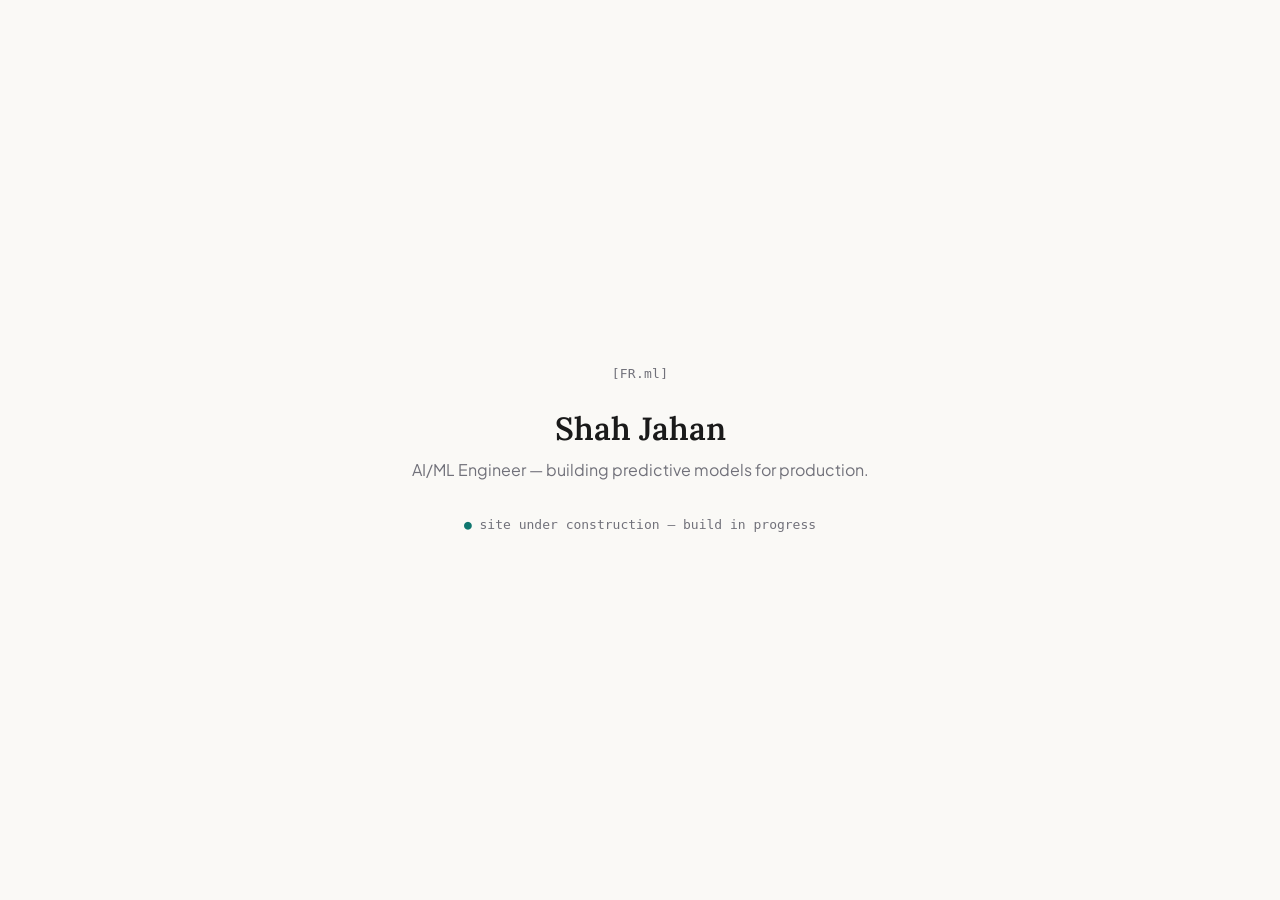
<file: portfolio-site/index.html>
<!DOCTYPE html>
<html lang="en">
<head>
  <meta charset="UTF-8">
  <meta name="viewport" content="width=device-width, initial-scale=1.0">
  <title>Shah Jahan — AI/ML Engineer</title>
  <link rel="preconnect" href="https://fonts.googleapis.com">
  <link href="https://fonts.googleapis.com/css2?family=Lora:wght@600&family=Plus+Jakarta+Sans:wght@400;500&display=swap" rel="stylesheet">
  <link rel="stylesheet" href="assets/css/style.css">
</head>
<body>
  <div class="wrap">
    <div class="logo">[FR.ml]</div>
    <h1>Shah Jahan</h1>
    <p class="tagline">AI/ML Engineer — building predictive models for production.</p>
    <div class="status">site under construction — build in progress</div>
  </div>
</body>
</html>
</file>
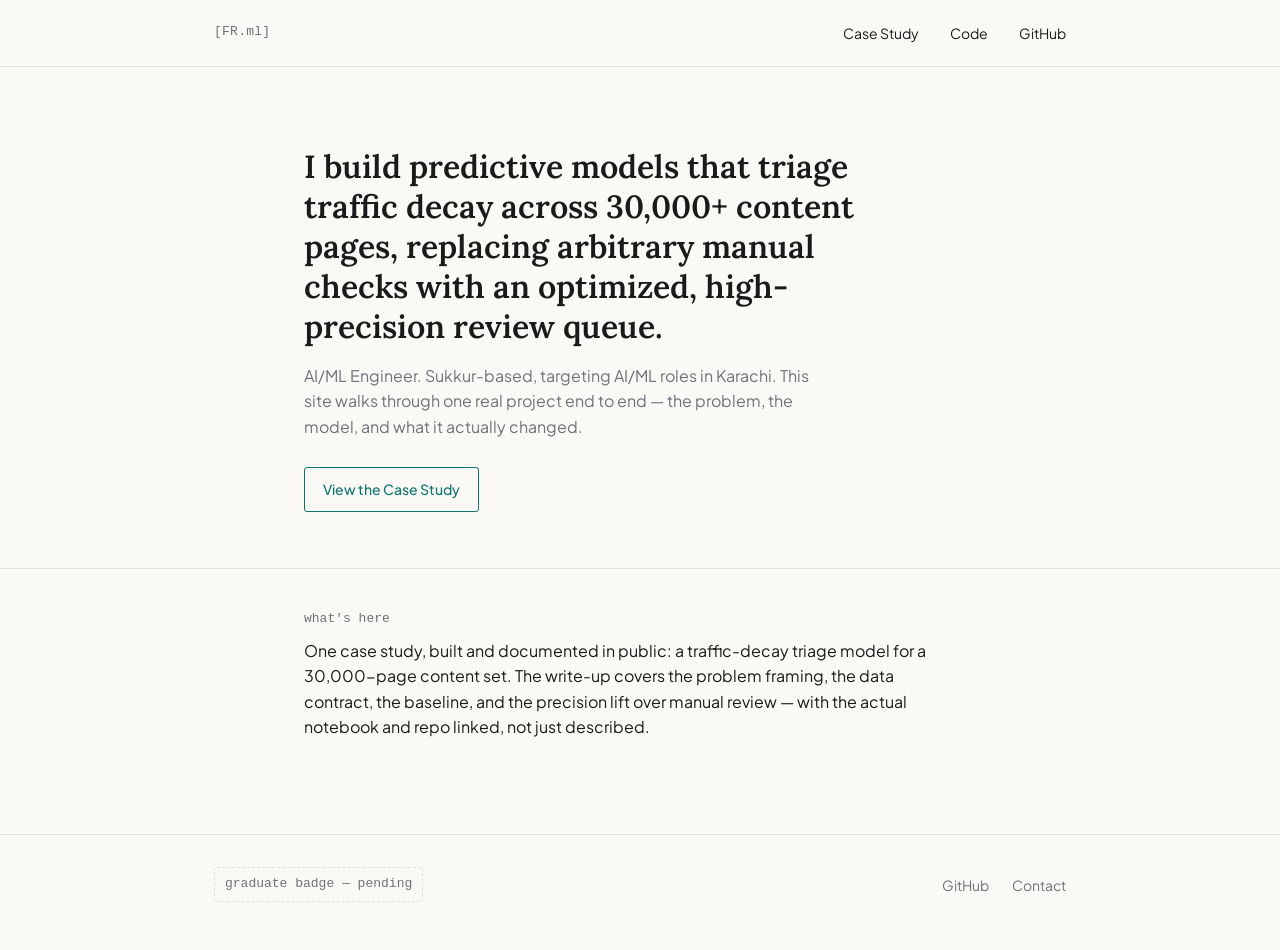
<file: portfolio-full/portfolio-full/index.html>
<!DOCTYPE html>
<html lang="en">
<head>
  <meta charset="UTF-8">
  <meta name="viewport" content="width=device-width, initial-scale=1.0">
  <title>Shah Jahan — AI/ML Engineer</title>
  <meta name="description" content="I build predictive models that triage traffic decay across 30,000+ content pages, replacing manual checks with a high-precision review queue.">
  <link rel="preconnect" href="https://fonts.googleapis.com">
  <link href="https://fonts.googleapis.com/css2?family=Lora:wght@600&family=Plus+Jakarta+Sans:wght@400;500&display=swap" rel="stylesheet">
  <link rel="stylesheet" href="assets/css/style.css">
</head>
<body>
  <header class="site">
    <div class="container">
      <div class="logo">[FR.ml]</div>
      <nav class="site">
        <a href="case-study.html">Case Study</a>
        <a href="code-sandbox.html">Code</a>
        <a href="https://github.com/ShahJahanBrohii/ML-Internship-Flyrank" target="_blank" rel="noopener">GitHub</a>
      </nav>
    </div>
  </header>

  <main>
    <section class="hero">
      <div class="container">
        <h1>I build predictive models that triage traffic decay across 30,000+ content pages, replacing arbitrary manual checks with an optimized, high-precision review queue.</h1>
        <p class="sub">AI/ML Engineer. Sukkur-based, targeting AI/ML roles in Karachi. This site walks through one real project end to end — the problem, the model, and what it actually changed.</p>
        <div class="cta-row">
          <a class="btn" href="case-study.html">View the Case Study</a>
        </div>
      </div>
    </section>

    <section>
      <div class="container">
        <div class="label">what's here</div>
        <p>One case study, built and documented in public: a traffic-decay triage model for a 30,000-page content set. The write-up covers the problem framing, the data contract, the baseline, and the precision lift over manual review — with the actual notebook and repo linked, not just described.</p>
      </div>
    </section>
  </main>

  <footer class="site">
    <div class="container">
      <div class="badge-slot">graduate badge — pending</div>
      <div class="links">
        <a href="https://github.com/ShahJahanBrohii" target="_blank" rel="noopener">GitHub</a>
        <a href="mailto:">Contact</a>
      </div>
    </div>
  </footer>
</body>
</html>
</file>
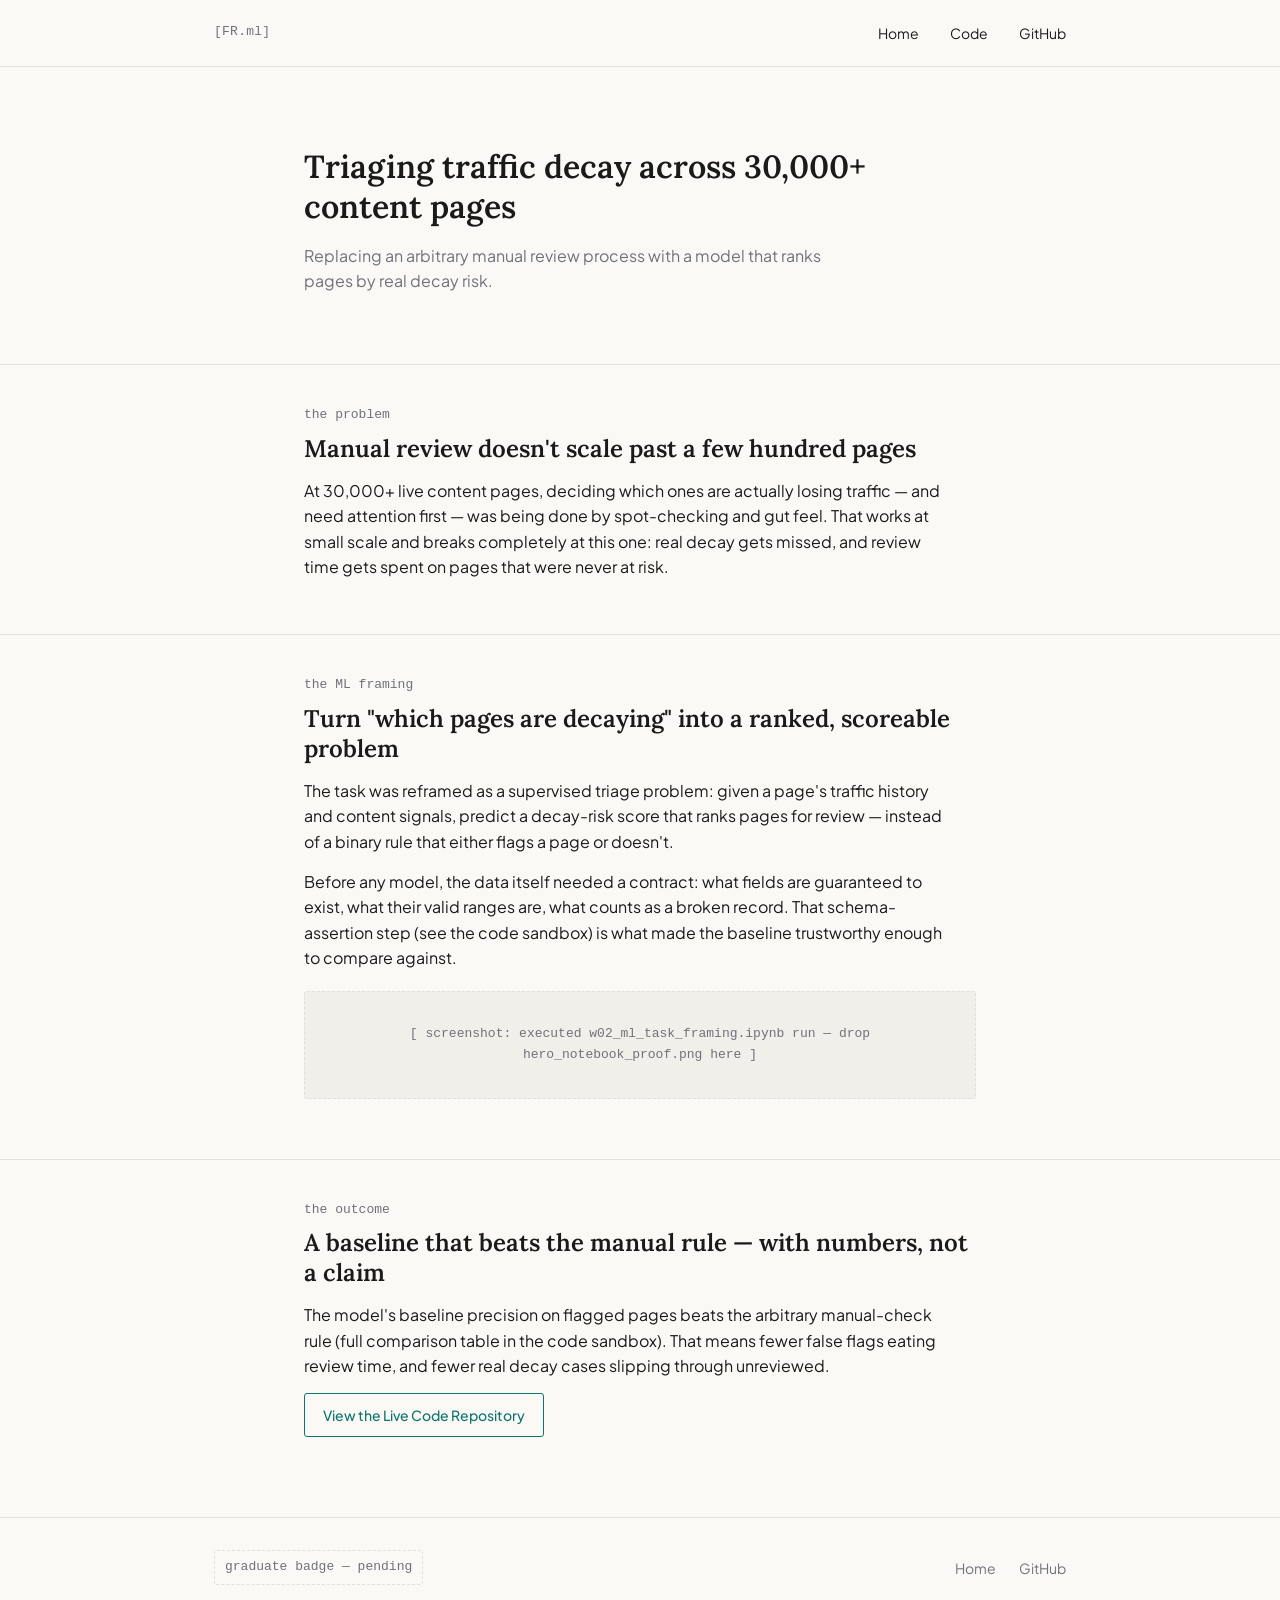
<file: portfolio-full/portfolio-full/case-study.html>
<!DOCTYPE html>
<html lang="en">
<head>
  <meta charset="UTF-8">
  <meta name="viewport" content="width=device-width, initial-scale=1.0">
  <title>Case Study — Traffic Decay Triage — Shah Jahan</title>
  <link rel="preconnect" href="https://fonts.googleapis.com">
  <link href="https://fonts.googleapis.com/css2?family=Lora:wght@600&family=Plus+Jakarta+Sans:wght@400;500&display=swap" rel="stylesheet">
  <link rel="stylesheet" href="assets/css/style.css">
</head>
<body>
  <header class="site">
    <div class="container">
      <div class="logo">[FR.ml]</div>
      <nav class="site">
        <a href="index.html">Home</a>
        <a href="code-sandbox.html">Code</a>
        <a href="https://github.com/ShahJahanBrohii/ML-Internship-Flyrank" target="_blank" rel="noopener">GitHub</a>
      </nav>
    </div>
  </header>

  <main>
    <section class="hero">
      <div class="container">
        <h1>Triaging traffic decay across 30,000+ content pages</h1>
        <p class="sub">Replacing an arbitrary manual review process with a model that ranks pages by real decay risk.</p>
      </div>
    </section>

    <section>
      <div class="container">
        <div class="label">the problem</div>
        <h2>Manual review doesn't scale past a few hundred pages</h2>
        <p>At 30,000+ live content pages, deciding which ones are actually losing traffic — and need attention first — was being done by spot-checking and gut feel. That works at small scale and breaks completely at this one: real decay gets missed, and review time gets spent on pages that were never at risk.</p>
      </div>
    </section>

    <section>
      <div class="container">
        <div class="label">the ML framing</div>
        <h2>Turn "which pages are decaying" into a ranked, scoreable problem</h2>
        <p>The task was reframed as a supervised triage problem: given a page's traffic history and content signals, predict a decay-risk score that ranks pages for review — instead of a binary rule that either flags a page or doesn't.</p>
        <p>Before any model, the data itself needed a contract: what fields are guaranteed to exist, what their valid ranges are, what counts as a broken record. That schema-assertion step (see the code sandbox) is what made the baseline trustworthy enough to compare against.</p>
        <div class="proof-slot">
          [ screenshot: executed w02_ml_task_framing.ipynb run — drop hero_notebook_proof.png here ]
        </div>
      </div>
    </section>

    <section>
      <div class="container">
        <div class="label">the outcome</div>
        <h2>A baseline that beats the manual rule — with numbers, not a claim</h2>
        <p>The model's baseline precision on flagged pages beats the arbitrary manual-check rule (full comparison table in the code sandbox). That means fewer false flags eating review time, and fewer real decay cases slipping through unreviewed.</p>
        <div class="cta-row">
          <a class="btn" href="code-sandbox.html">View the Live Code Repository</a>
        </div>
      </div>
    </section>
  </main>

  <footer class="site">
    <div class="container">
      <div class="badge-slot">graduate badge — pending</div>
      <div class="links">
        <a href="index.html">Home</a>
        <a href="https://github.com/ShahJahanBrohii" target="_blank" rel="noopener">GitHub</a>
      </div>
    </div>
  </footer>
</body>
</html>
</file>
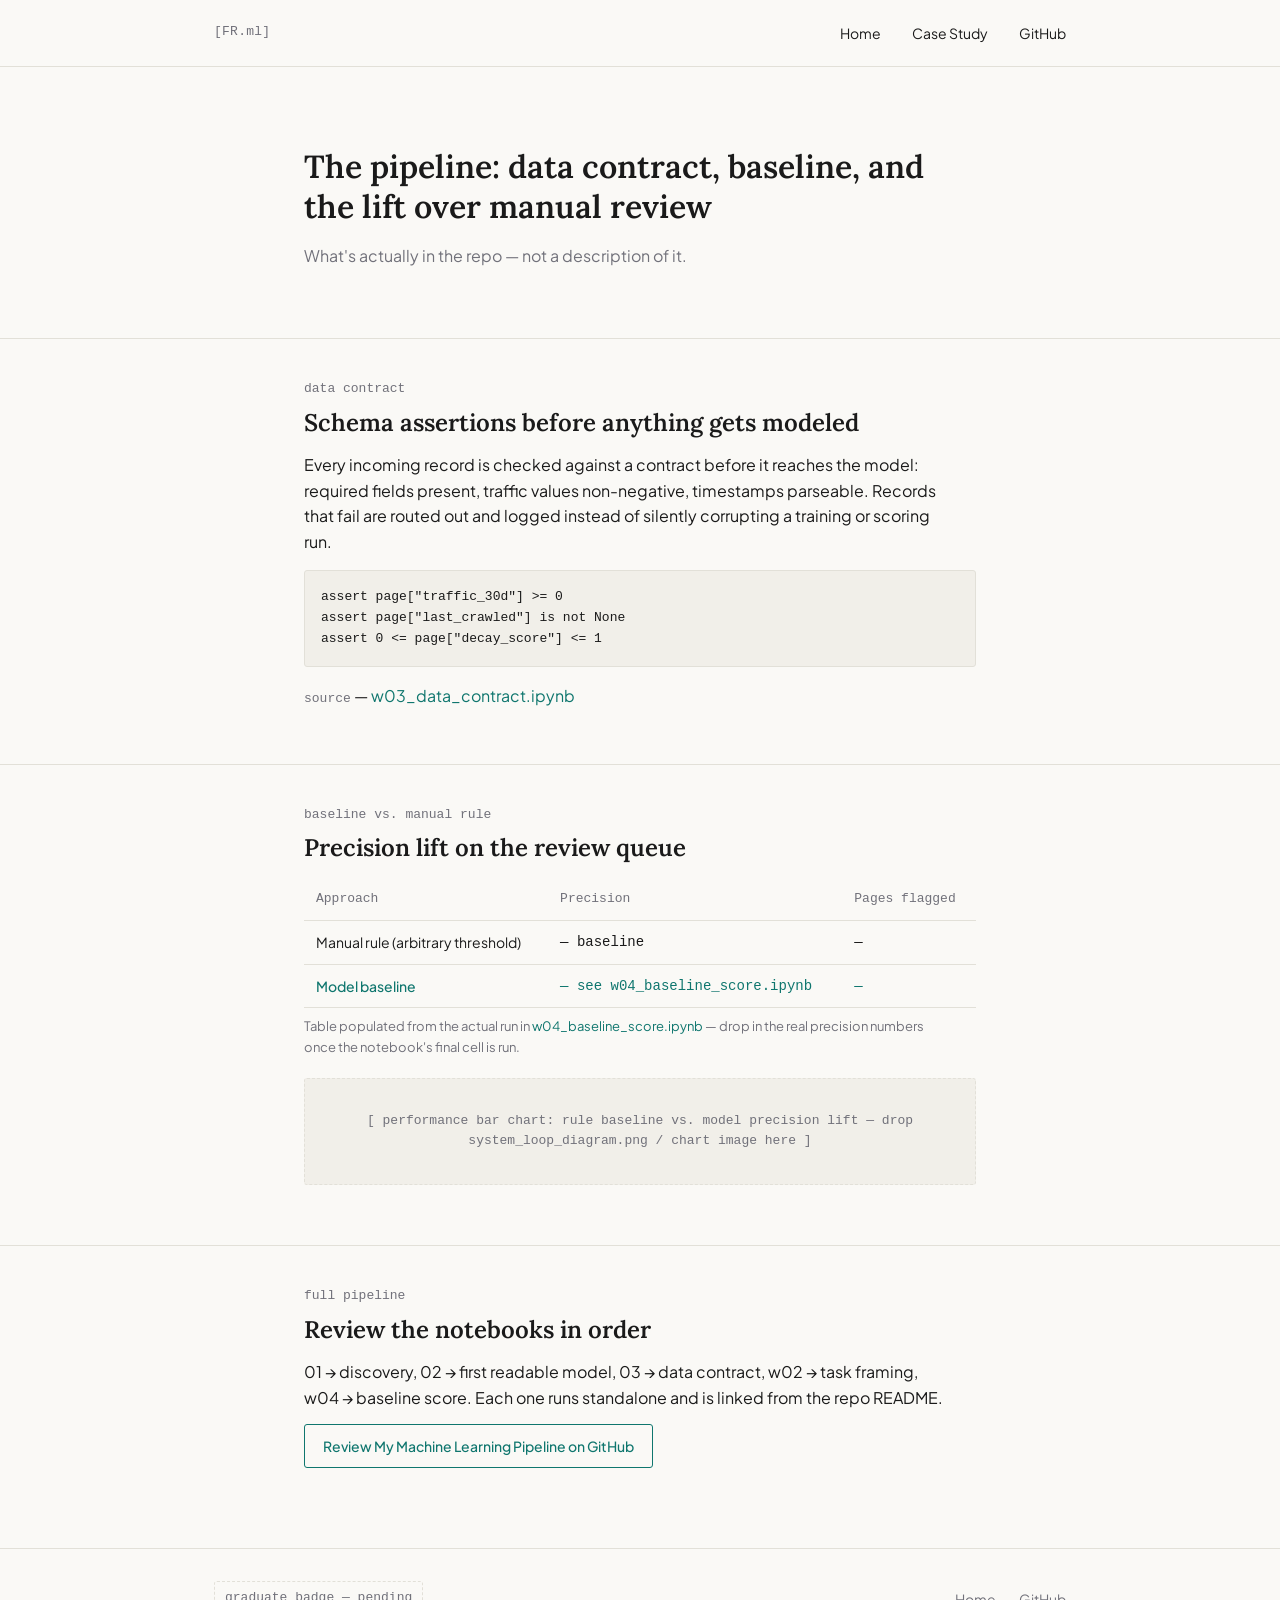
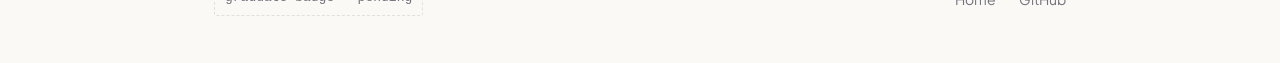
<file: portfolio-full/portfolio-full/code-sandbox.html>
<!DOCTYPE html>
<html lang="en">
<head>
  <meta charset="UTF-8">
  <meta name="viewport" content="width=device-width, initial-scale=1.0">
  <title>Code Sandbox — Traffic Decay Triage — Shah Jahan</title>
  <link rel="preconnect" href="https://fonts.googleapis.com">
  <link href="https://fonts.googleapis.com/css2?family=Lora:wght@600&family=Plus+Jakarta+Sans:wght@400;500&display=swap" rel="stylesheet">
  <link rel="stylesheet" href="assets/css/style.css">
</head>
<body>
  <header class="site">
    <div class="container">
      <div class="logo">[FR.ml]</div>
      <nav class="site">
        <a href="index.html">Home</a>
        <a href="case-study.html">Case Study</a>
        <a href="https://github.com/ShahJahanBrohii/ML-Internship-Flyrank" target="_blank" rel="noopener">GitHub</a>
      </nav>
    </div>
  </header>

  <main>
    <section class="hero">
      <div class="container">
        <h1>The pipeline: data contract, baseline, and the lift over manual review</h1>
        <p class="sub">What's actually in the repo — not a description of it.</p>
      </div>
    </section>

    <section>
      <div class="container">
        <div class="label">data contract</div>
        <h2>Schema assertions before anything gets modeled</h2>
        <p>Every incoming record is checked against a contract before it reaches the model: required fields present, traffic values non-negative, timestamps parseable. Records that fail are routed out and logged instead of silently corrupting a training or scoring run.</p>
        <pre>assert page["traffic_30d"] >= 0
assert page["last_crawled"] is not None
assert 0 <= page["decay_score"] <= 1</pre>
        <p style="margin-top:0;"><span class="label" style="display:inline;">source</span> — <a href="https://github.com/ShahJahanBrohii/ML-Internship-Flyrank/blob/main/w03_data_contract.ipynb" target="_blank" rel="noopener">w03_data_contract.ipynb</a></p>
      </div>
    </section>

    <section>
      <div class="container">
        <div class="label">baseline vs. manual rule</div>
        <h2>Precision lift on the review queue</h2>
        <table>
          <thead>
            <tr><th>Approach</th><th>Precision</th><th>Pages flagged</th></tr>
          </thead>
          <tbody>
            <tr><td>Manual rule (arbitrary threshold)</td><td class="metric">— baseline</td><td class="metric">—</td></tr>
            <tr class="highlight"><td>Model baseline</td><td class="metric">— see w04_baseline_score.ipynb</td><td class="metric">—</td></tr>
          </tbody>
        </table>
        <p style="font-size:13px; color:var(--muted);">Table populated from the actual run in <a href="https://github.com/ShahJahanBrohii/ML-Internship-Flyrank/blob/main/w04_baseline_score.ipynb" target="_blank" rel="noopener">w04_baseline_score.ipynb</a> — drop in the real precision numbers once the notebook's final cell is run.</p>
        <div class="proof-slot">
          [ performance bar chart: rule baseline vs. model precision lift — drop system_loop_diagram.png / chart image here ]
        </div>
      </div>
    </section>

    <section>
      <div class="container">
        <div class="label">full pipeline</div>
        <h2>Review the notebooks in order</h2>
        <p>01 → discovery, 02 → first readable model, 03 → data contract, w02 → task framing, w04 → baseline score. Each one runs standalone and is linked from the repo README.</p>
        <div class="cta-row">
          <a class="btn" href="https://github.com/ShahJahanBrohii/ML-Internship-Flyrank" target="_blank" rel="noopener">Review My Machine Learning Pipeline on GitHub</a>
        </div>
      </div>
    </section>
  </main>

  <footer class="site">
    <div class="container">
      <div class="badge-slot">graduate badge — pending</div>
      <div class="links">
        <a href="index.html">Home</a>
        <a href="https://github.com/ShahJahanBrohii" target="_blank" rel="noopener">GitHub</a>
      </div>
    </div>
  </footer>
</body>
</html>
</file>
<file: portfolio-site/assets/css/style.css>
:root {
  --bg: #FAF9F6;          /* Alabaster */
  --text: #1A1A1A;        /* Soft Charcoal */
  --muted: #71717A;       /* Zinc Gray */
  --accent: #0F766E;      /* Deep Teal */
  --font-heading: 'Lora', serif;
  --font-body: 'Plus Jakarta Sans', sans-serif;
}

* {
  margin: 0;
  padding: 0;
  box-sizing: border-box;
}

body {
  background-color: var(--bg);
  color: var(--text);
  font-family: var(--font-body);
  font-weight: 400;
  line-height: 1.6;
  font-size: 16px;
  min-height: 100vh;
  display: flex;
  align-items: center;
  justify-content: center;
}

.wrap {
  text-align: center;
  padding: 2rem;
}

.logo {
  font-family: 'SFMono-Regular', Consolas, monospace;
  font-size: 13px;
  color: var(--muted);
  letter-spacing: 0.02em;
  margin-bottom: 1.5rem;
}

h1 {
  font-family: var(--font-heading);
  font-weight: 600;
  line-height: 1.25;
  font-size: 32px;
  color: var(--text);
  margin-bottom: 0.5rem;
}

p.tagline {
  color: var(--muted);
  font-size: 16px;
}

.status {
  margin-top: 2rem;
  font-size: 13px;
  color: var(--muted);
  font-family: 'SFMono-Regular', Consolas, monospace;
}

.status::before {
  content: "● ";
  color: var(--accent);
}
</file>
<file: portfolio-full/portfolio-full/assets/css/style.css>
:root {
  --bg: #FAF9F6;          /* Alabaster */
  --surface: #F1EFE9;     /* slightly deeper than bg, for cards/tables */
  --text: #1A1A1A;        /* Soft Charcoal */
  --muted: #71717A;       /* Zinc Gray */
  --accent: #0F766E;      /* Deep Teal — reserved for clickable actions */
  --border: #E2E0D8;
  --font-heading: 'Lora', serif;
  --font-body: 'Plus Jakarta Sans', sans-serif;
  --font-mono: 'SFMono-Regular', Consolas, monospace;
  --max-w: 720px;
}

* { margin: 0; padding: 0; box-sizing: border-box; }

html { scroll-behavior: smooth; }

body {
  background-color: var(--bg);
  color: var(--text);
  font-family: var(--font-body);
  font-weight: 400;
  line-height: 1.6;
  font-size: 16px;
}

a { color: var(--accent); text-decoration: none; }
a:hover { text-decoration: underline; }
a:focus-visible, button:focus-visible { outline: 2px solid var(--accent); outline-offset: 2px; }

img { max-width: 100%; display: block; }

.container {
  max-width: var(--max-w);
  margin: 0 auto;
  padding: 0 24px;
}

/* Header */
header.site {
  border-bottom: 1px solid var(--border);
  padding: 20px 0;
}
header.site .container {
  max-width: 900px;
  display: flex;
  justify-content: space-between;
  align-items: center;
}
.logo {
  font-family: var(--font-mono);
  font-size: 13px;
  color: var(--muted);
  letter-spacing: 0.02em;
}
nav.site a {
  color: var(--text);
  font-size: 14px;
  margin-left: 28px;
}
nav.site a:hover { color: var(--accent); }

/* Hero */
.hero {
  padding: 80px 0 56px;
}
.hero h1 {
  font-family: var(--font-heading);
  font-weight: 600;
  line-height: 1.25;
  font-size: 32px;
  color: var(--text);
  max-width: 620px;
}
.hero p.sub {
  margin-top: 16px;
  color: var(--muted);
  font-size: 16px;
  max-width: 520px;
}
.hero .cta-row {
  margin-top: 28px;
}

/* Buttons / CTAs */
.btn {
  display: inline-block;
  font-family: var(--font-body);
  font-size: 14px;
  font-weight: 500;
  padding: 10px 18px;
  border: 1px solid var(--accent);
  border-radius: 3px;
  color: var(--accent);
}
.btn:hover {
  background-color: var(--accent);
  color: var(--bg);
  text-decoration: none;
}

/* Sections */
main .container { max-width: var(--max-w); }
section { padding: 40px 0; }
section + section { border-top: 1px solid var(--border); }

h2 {
  font-family: var(--font-heading);
  font-weight: 600;
  line-height: 1.25;
  font-size: 24px;
  margin-bottom: 14px;
}

p { margin-bottom: 14px; max-width: 640px; }

.label {
  font-family: var(--font-mono);
  font-size: 13px;
  color: var(--muted);
  margin-bottom: 8px;
}

/* Image placeholder (real screenshots go here — never decorative AI art) */
.proof-slot {
  border: 1px dashed var(--border);
  border-radius: 3px;
  background: var(--surface);
  padding: 32px 20px;
  text-align: center;
  color: var(--muted);
  font-family: var(--font-mono);
  font-size: 13px;
  margin: 20px 0;
}
.proof-slot img { border-radius: 3px; }

/* Comparison table */
table {
  width: 100%;
  border-collapse: collapse;
  margin: 16px 0 8px;
  font-size: 14px;
}
th, td {
  text-align: left;
  padding: 10px 12px;
  border-bottom: 1px solid var(--border);
}
th {
  font-family: var(--font-mono);
  font-size: 13px;
  color: var(--muted);
  font-weight: 400;
}
td.metric { font-family: var(--font-mono); }
tr.highlight td { color: var(--accent); font-weight: 500; }

/* Code block */
pre {
  background: var(--surface);
  border: 1px solid var(--border);
  border-radius: 3px;
  padding: 16px;
  overflow-x: auto;
  font-family: var(--font-mono);
  font-size: 13px;
  line-height: 1.6;
  margin: 16px 0;
}

/* Footer */
footer.site {
  border-top: 1px solid var(--border);
  padding: 32px 0 48px;
  margin-top: 40px;
}
footer.site .container {
  max-width: 900px;
  display: flex;
  justify-content: space-between;
  align-items: center;
  flex-wrap: wrap;
  gap: 16px;
}
footer.site .badge-slot {
  font-family: var(--font-mono);
  font-size: 13px;
  color: var(--muted);
  border: 1px dashed var(--border);
  padding: 6px 10px;
  border-radius: 3px;
}
footer.site .links a { margin-left: 20px; font-size: 14px; color: var(--muted); }
footer.site .links a:hover { color: var(--accent); }

@media (max-width: 640px) {
  .hero h1 { font-size: 26px; }
  header.site .container, footer.site .container { flex-direction: column; align-items: flex-start; gap: 12px; }
  nav.site a { margin-left: 0; margin-right: 20px; }
}
</file>
